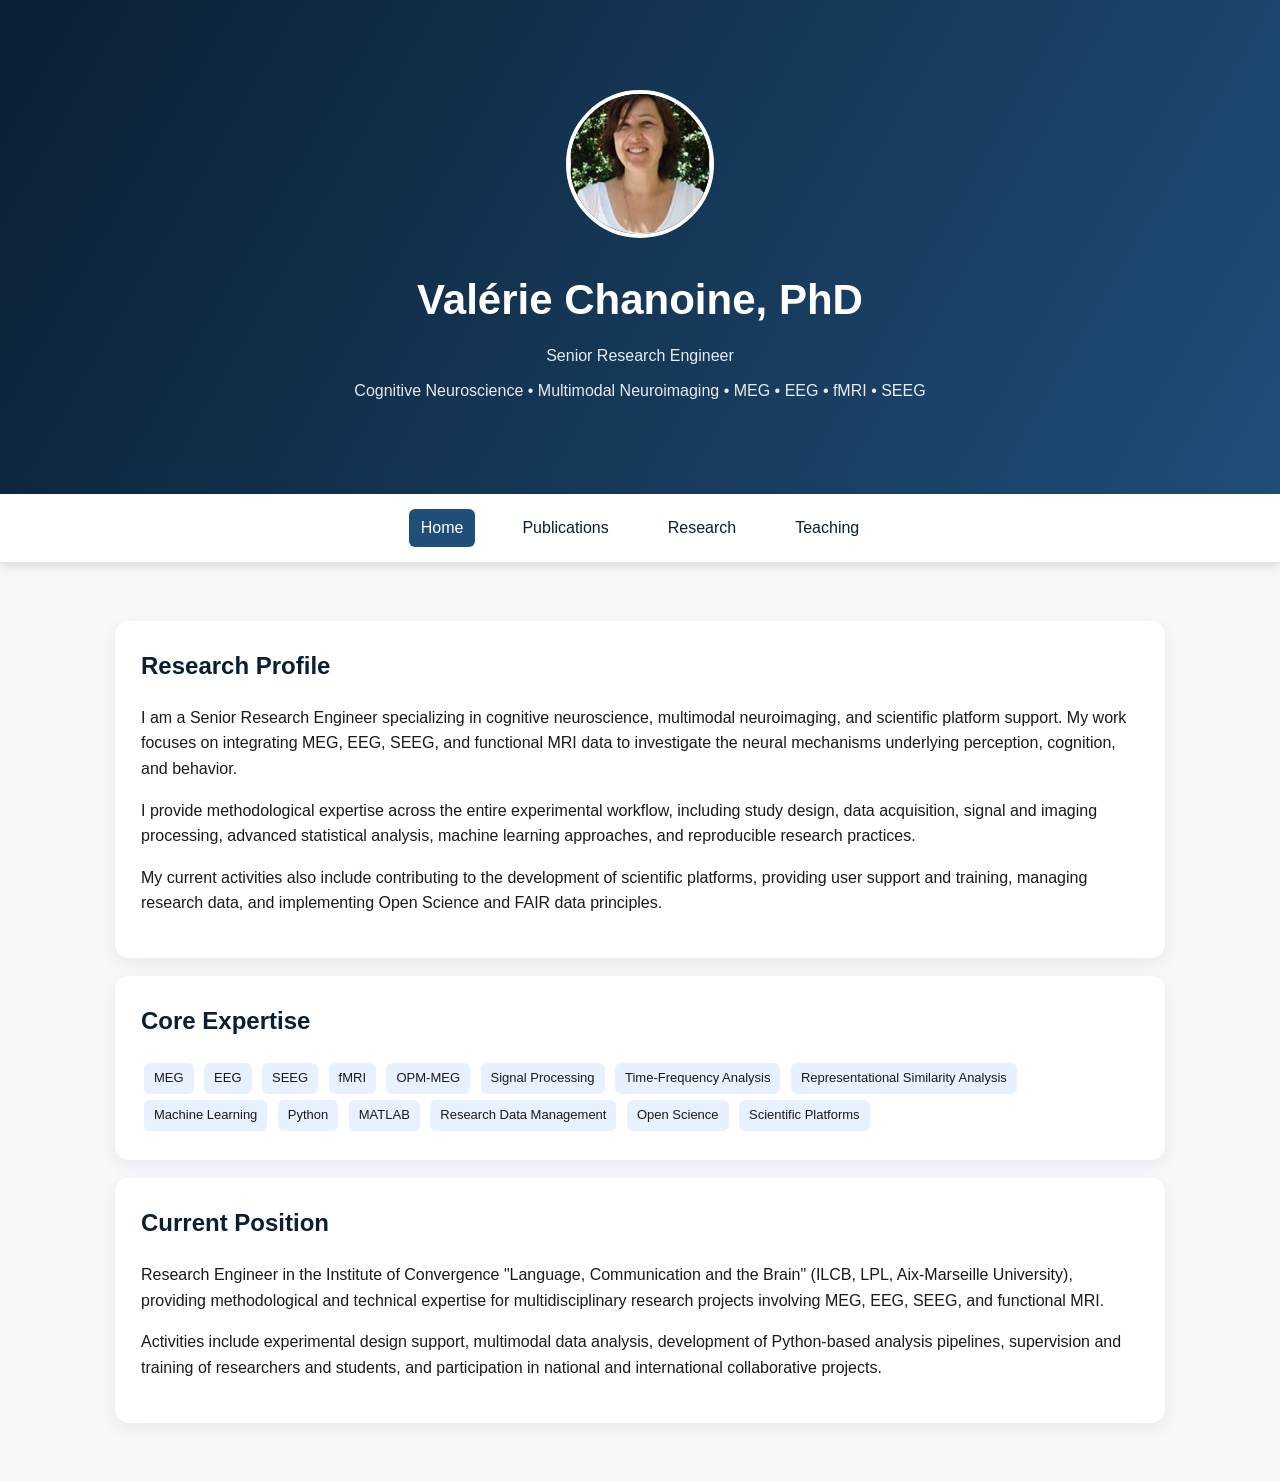
<file: index.html>
<!DOCTYPE html>
<html lang="en">

<head>
    <meta charset="UTF-8">
    <title>Valérie Chanoine | Cognitive Neuroscience & Neuroimaging</title>
    <link rel="stylesheet" href="assets/style.css">
</head>
<style>
.pub {
    margin-bottom: 15px;
    padding-bottom: 10px;
    border-bottom: 1px solid #ddd;
}
.title {
    font-weight: bold;
}
.meta {
    font-size: 0.9em;
    color: #555;
}
</style>
<body>

<header>

    <img src="photo.jpg" class="profile-photo" alt="Valérie Chanoine">

    <h1>Valérie Chanoine, PhD</h1>

    <p class="subtitle">
        Senior Research Engineer
    </p>

    <p class="subtitle">
        Cognitive Neuroscience • Multimodal Neuroimaging • MEG • EEG • fMRI • SEEG
    </p>

</header>

<nav class="navbar">
    <a href="index.html" class="active">Home</a>
    <a href="publications.html">Publications</a>
    <a href="research.html">Research</a>
    <a href="teaching.html">Teaching</a>
</nav>

<div class="container">

    <div class="card">

        <h2>Research Profile</h2>

        <p>
            I am a Senior Research Engineer specializing in cognitive neuroscience,
            multimodal neuroimaging, and scientific platform support. My work focuses
            on integrating MEG, EEG, SEEG, and functional MRI data to investigate
            the neural mechanisms underlying perception, cognition, and behavior.
        </p>

        <p>
            I provide methodological expertise across the entire experimental workflow,
            including study design, data acquisition, signal and imaging processing, advanced
            statistical analysis, machine learning approaches, and reproducible
            research practices.
        </p>

        <p>
            My current activities also include contributing to the development of scientific platforms, 
            providing user support and training, managing research data, and implementing Open Science 
            and FAIR data principles.
        </p>

    </div>

    <div class="card">

        <h2>Core Expertise</h2>

        <span class="badge">MEG</span>
        <span class="badge">EEG</span>
        <span class="badge">SEEG</span>
        <span class="badge">fMRI</span>
        <span class="badge">OPM-MEG</span>
        <span class="badge">Signal Processing</span>
        <span class="badge">Time-Frequency Analysis</span>
        <span class="badge">Representational Similarity Analysis</span>
        <span class="badge">Machine Learning</span>
        <span class="badge">Python</span>
        <span class="badge">MATLAB</span>
        <span class="badge">Research Data Management</span>
        <span class="badge">Open Science</span>
        <span class="badge">Scientific Platforms</span>

    </div>

    <div class="card">

        <h2>Current Position</h2>

        <p>
            Research Engineer in the Institute of Convergence "Language, Communication and the Brain" 
            (ILCB, LPL, Aix-Marseille University),
            providing methodological and technical expertise for multidisciplinary
            research projects involving MEG, EEG, SEEG, and functional MRI.
        </p>

        <p>
            Activities include experimental design support, multimodal data analysis,
            development of Python-based analysis pipelines, supervision and training
            of researchers and students, and participation in national and
            international collaborative projects.
        </p>

    </div>

</div>

</body>

</html>
</file>
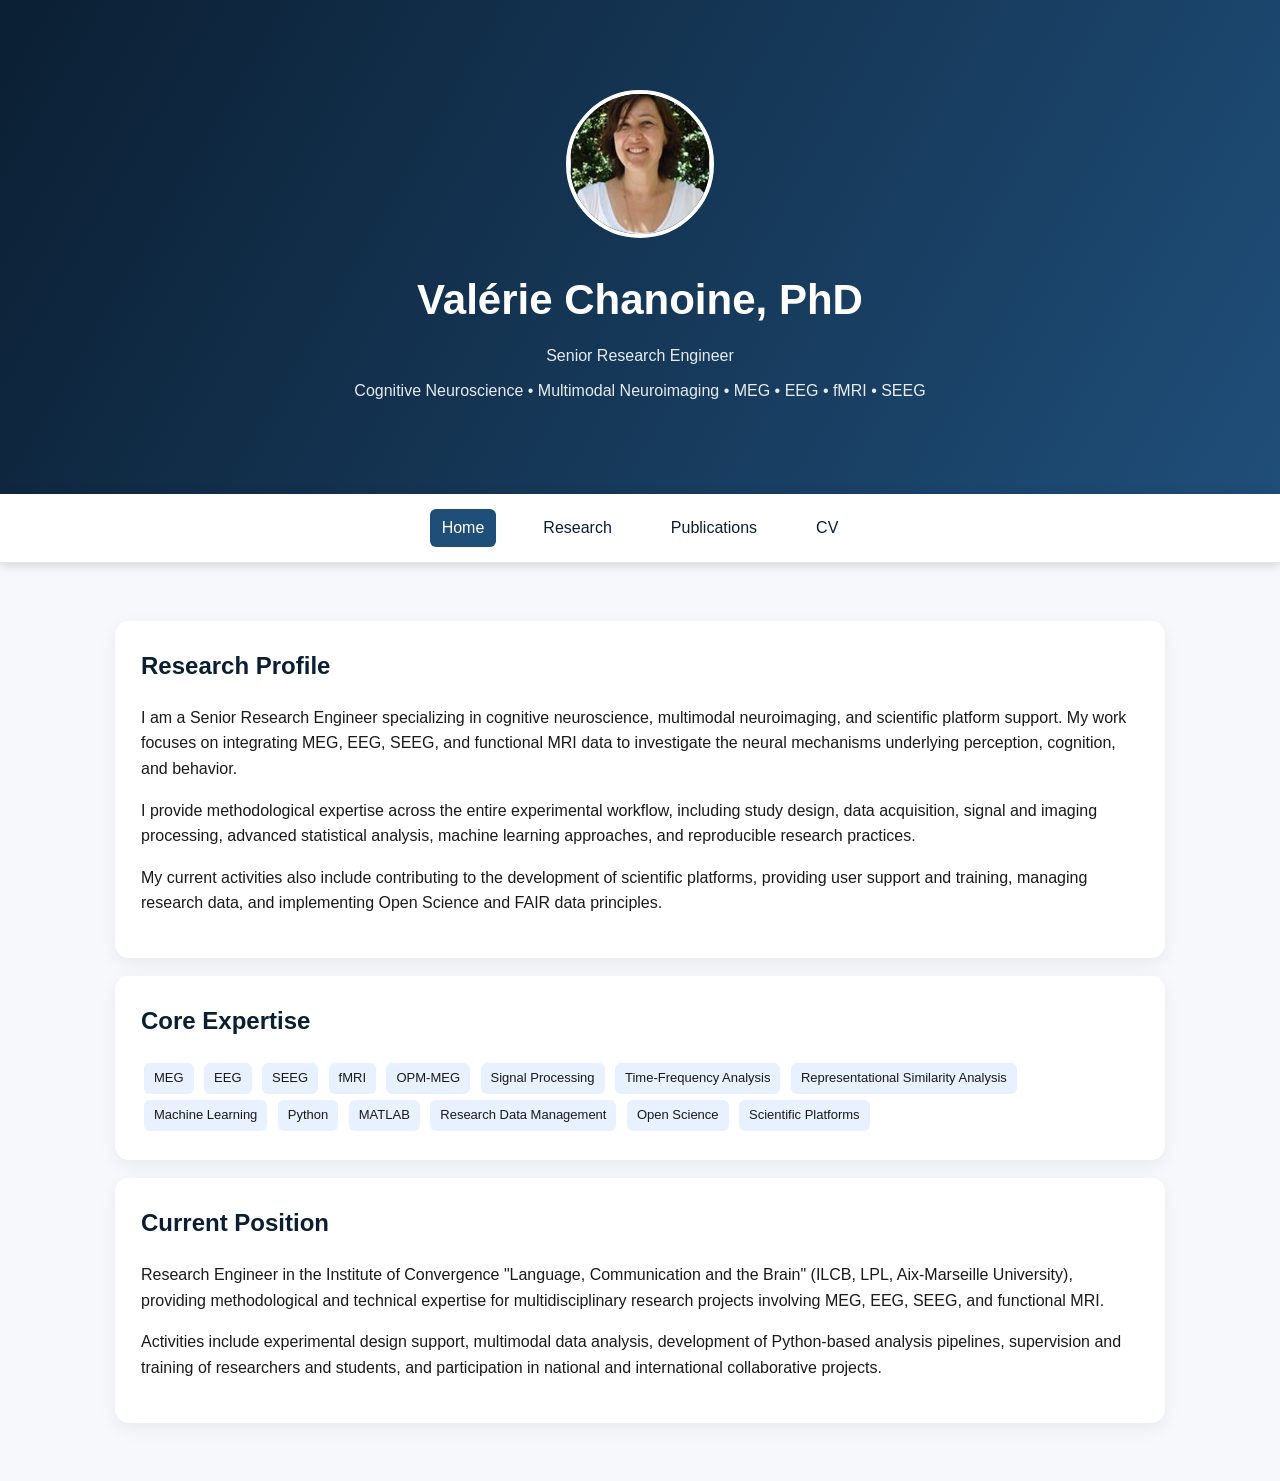
<file: cv.html>
<!DOCTYPE html>
<html lang="en">

<head>
    <meta charset="UTF-8">
    <title>Valérie Chanoine | Cognitive Neuroscience & Neuroimaging</title>
    <link rel="stylesheet" href="assets/style.css">
</head>
<style>
.pub {
    margin-bottom: 15px;
    padding-bottom: 10px;
    border-bottom: 1px solid #ddd;
}
.title {
    font-weight: bold;
}
.meta {
    font-size: 0.9em;
    color: #555;
}
</style>
<body>

<header>

    <img src="photo.jpg" class="profile-photo" alt="Valérie Chanoine">

    <h1>Valérie Chanoine, PhD</h1>

    <p class="subtitle">
        Senior Research Engineer
    </p>

    <p class="subtitle">
        Cognitive Neuroscience • Multimodal Neuroimaging • MEG • EEG • fMRI • SEEG
    </p>

</header>

<nav class="navbar">
    <a href="index.html" class="active">Home</a>
    <a href="research.html">Research</a>
    <a href="publications.html">Publications</a>
    <a href="cv.html">CV</a>
    
</nav>

<div class="container">

    <div class="card">

        <h2>Research Profile</h2>

        <p>
            I am a Senior Research Engineer specializing in cognitive neuroscience,
            multimodal neuroimaging, and scientific platform support. My work focuses
            on integrating MEG, EEG, SEEG, and functional MRI data to investigate
            the neural mechanisms underlying perception, cognition, and behavior.
        </p>

        <p>
            I provide methodological expertise across the entire experimental workflow,
            including study design, data acquisition, signal and imaging processing, advanced
            statistical analysis, machine learning approaches, and reproducible
            research practices.
        </p>

        <p>
            My current activities also include contributing to the development of scientific platforms, 
            providing user support and training, managing research data, and implementing Open Science 
            and FAIR data principles.
        </p>

    </div>

    <div class="card">

        <h2>Core Expertise</h2>

        <span class="badge">MEG</span>
        <span class="badge">EEG</span>
        <span class="badge">SEEG</span>
        <span class="badge">fMRI</span>
        <span class="badge">OPM-MEG</span>
        <span class="badge">Signal Processing</span>
        <span class="badge">Time-Frequency Analysis</span>
        <span class="badge">Representational Similarity Analysis</span>
        <span class="badge">Machine Learning</span>
        <span class="badge">Python</span>
        <span class="badge">MATLAB</span>
        <span class="badge">Research Data Management</span>
        <span class="badge">Open Science</span>
        <span class="badge">Scientific Platforms</span>

    </div>

    <div class="card">

        <h2>Current Position</h2>

        <p>
            Research Engineer in the Institute of Convergence "Language, Communication and the Brain" 
            (ILCB, LPL, Aix-Marseille University),
            providing methodological and technical expertise for multidisciplinary
            research projects involving MEG, EEG, SEEG, and functional MRI.
        </p>

        <p>
            Activities include experimental design support, multimodal data analysis,
            development of Python-based analysis pipelines, supervision and training
            of researchers and students, and participation in national and
            international collaborative projects.
        </p>

    </div>

</div>

</body>

</html>
</file>
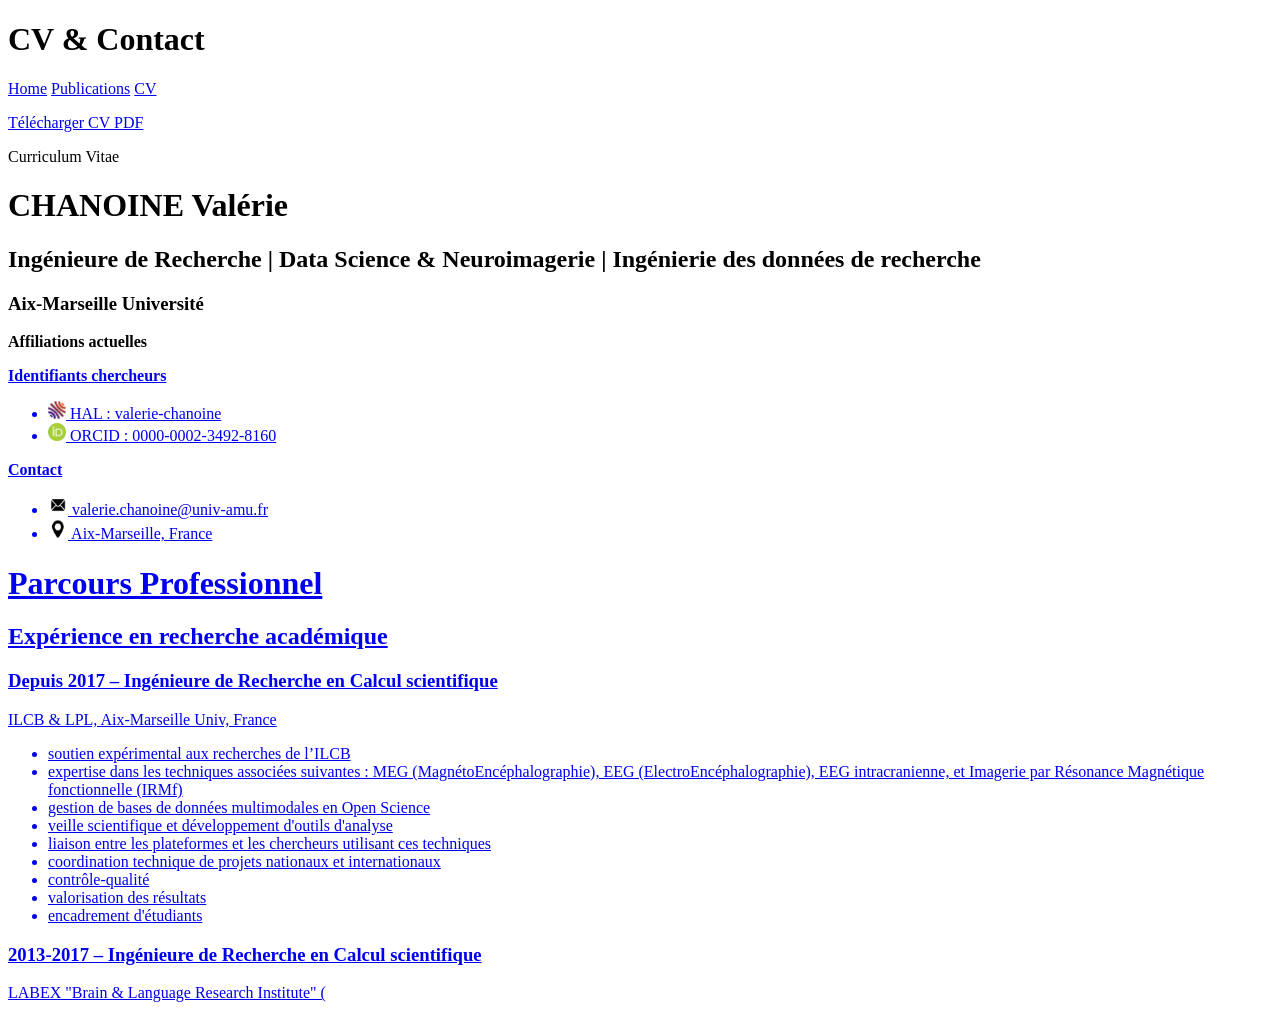
<file: cv_OLD.html>
<!DOCTYPE html>
<html>
<head>
<meta charset="UTF-8">
<title>CV</title>


</head>

<body>

<header>
    <h1>CV & Contact</h1>
</header>

<nav class="navbar">
    <a href="index.html">Home</a>
    <a href="publications.html" >Publications</a>
    <a href="cv.html" class="active">CV</a>
</nav>

<div class="container">
  <!-- Journal article X -->
  <div class="card">
    <div class="pub">
      <p><a href="CV.pdf" target="_blank">Télécharger CV PDF</a></p>
      <div class="title">
         Curriculum Vitae
      </div>
    </div>

    


<div class="card">
    <h1>CHANOINE Valérie</h1>
    <h2>Ingénieure de Recherche | Data Science & Neuroimagerie | Ingénierie des données de recherche</h2>
    <div class="contact-grid">

        <div class="bloc">
            <h3>Aix-Marseille Université</h3>
            <p><strong>Affiliations actuelles</strong></p>
            <p><a href="https://www.ilcb.fr/" target="_blank" rel="noopener>ILCB </a>  
             (Institute of Language, Communication and the Brain, Aix-Marseille Univ</p> 
            <p><a href=https://lpl-aix.fr" target="_blank" rel="noopener>LPL </a>         
             (Laboratoire Parole et Langage, NRS, Aix-Marseille Univ)</p> 
                   
          
        </div>

        <div class="bloc">
            <p><strong>Identifiants chercheurs</strong></p>
       
            <ul>
                <li><img src="images/HAL.png" alt="HAL" width="18" height="18"/> HAL : valerie-chanoine</li>
                <li><img src="images/Orcid.png" alt="HAL" width="18" height="18"/> ORCID : 0000-0002-3492-8160</li>
            </ul>
        
            </div>
        </div>

        <div class="bloc">
            <strong><p>Contact</strong></p>
            <ul>
                <li><img src="images/Envelop.png"  width="20" height="20"/>  valerie.chanoine@univ-amu.fr</li>
                <li><img src="images/Localisation.png"  width="20" height="20"/>  Aix-Marseille, France</li>
            </ul>
        </div>

    </div>
</div>
<div class="container">    
<div class="card">
    <h1>Parcours Professionnel</h1>
    <h2>Expérience en recherche académique</h2>
    <div class="contact-grid">
        <h3>Depuis 2017  – Ingénieure de Recherche en Calcul scientifique</h3>
        
           ILCB & LPL, Aix-Marseille Univ, France
        <ul>
            <li>soutien expérimental aux recherches de l’ILCB</li>
            <li>expertise dans les techniques associées suivantes : MEG (MagnétoEncéphalographie), 
                EEG (ElectroEncéphalographie),
                EEG intracranienne,
                et Imagerie par Résonance Magnétique fonctionnelle (IRMf)</li>
 
            <li>gestion de bases de données multimodales en Open Science </li>
            <li>veille scientifique et développement d'outils d'analyse</li>
            <li>liaison entre les plateformes et les chercheurs utilisant ces techniques</li>
            <li>coordination technique de projets nationaux et internationaux</li>
            <li>contrôle-qualité</li>
            <li>valorisation des résultats</li>
            <li>encadrement d'étudiants</li>
        </ul>
     
        <h3>2013-2017 – Ingénieure de Recherche en Calcul scientifique</h3>
           LABEX "Brain & Language Research Institute" (<a href="https://anr.fr/ProjetIA-11-LABX-0036" target="_blank" rel="noopener>BLRI</a>), Aix-Marseille Univ, France
        
           <ul>
             <li>soutien méthodologique aux chercheurs</li>
             <li>ingénierie des données de recherche</li>
             <li>développement d'outils d'analyse de données (MEG, IRMf)</li> 
             <li>liaison entre les plateformes et les chercheurs utilisant ces techniques</li>
            </ul>
        
        <h3>2011-2013 – Ingénieure de Recherche</h3>
            <a href="https://www.ihi.europa.eu/projects-results/project-factsheets/pharma-cog" target="_blank" rel="noopener>
                Projet européen PHARMA-COG </a>, Centre de Résonance Magnétique Biologique et Médicale (CRMBM, CNRS, Marseille).
         
         
        <ul>
            <li>élaboration de paradigmes expérimentaux</li>
            <li>harmonsitation des séquences d’IRM</li>
            <li>analyse de données IRMf</li>
            <li>veille Scientifique</li>
            <li>interaction avec les équipes</li>
        </ul>

        <h3>2008-2009  – Ingénieure de Recherche à mi-temps</h3>
            Protocole de recherche MODAGE, Centre de Résonance Magnétique Biologique et Médicale (CRMBM, CNRS, Marseille)
        <ul>
            <li>montage technique de la plateforme “EPRIME” en synchronization avec L’IRM et l’EEG (langage: Visual Basic) 
            </li>
            <li>Conception du protocole expérimental</li>
            <li>Analyses statistiques des données</li>
            <li>Eriture et présentation de rapports confidentiels pour le laboratoire pharmaceutique</li>
            <li>Gel et archivage des données</li>
        </ul>
   
        <h3>1999-2000  – Attachée Temporaire d’Enseignement et de Recherche (ATER) </h3>



Centre de Recherches sur la Cognition et l’Apprentissage (CeRCA)
Missions principales : enseignements de 191 heures (en équivalent TD) en neurophysiologie et psychologie cognitive destinés à des étudiants de 1e année de Faculté jusqu’au DEA

        <h3>1996 – 1998</h3>

Post-doctorante – Programme européen BIOMED II « Dyslexie »
Wellcome Trust Centre for Neuroimaging, Londres (Royaume-Uni)
et INSERM U455
Missions principales : recrutement de volontaires, évaluation neuropsy, passation des examens TEP à Londres, analyses et interprétation des données

        <h3>1995 – 1996</h3>

Chargée d’études – CDD (12 mois, mi-temps)
Association pour le Développement de la Formation par la Recherche des Étudiants (ADRET)

        <h3>1992 – 1995</h3>
        
Allocataire de Recherche MESR
Université Claude Bernard Lyon 1
Laboratoire Jacques Lordat







        
   </div>   



</div>     
</div>  

</body>
</html>
</file>
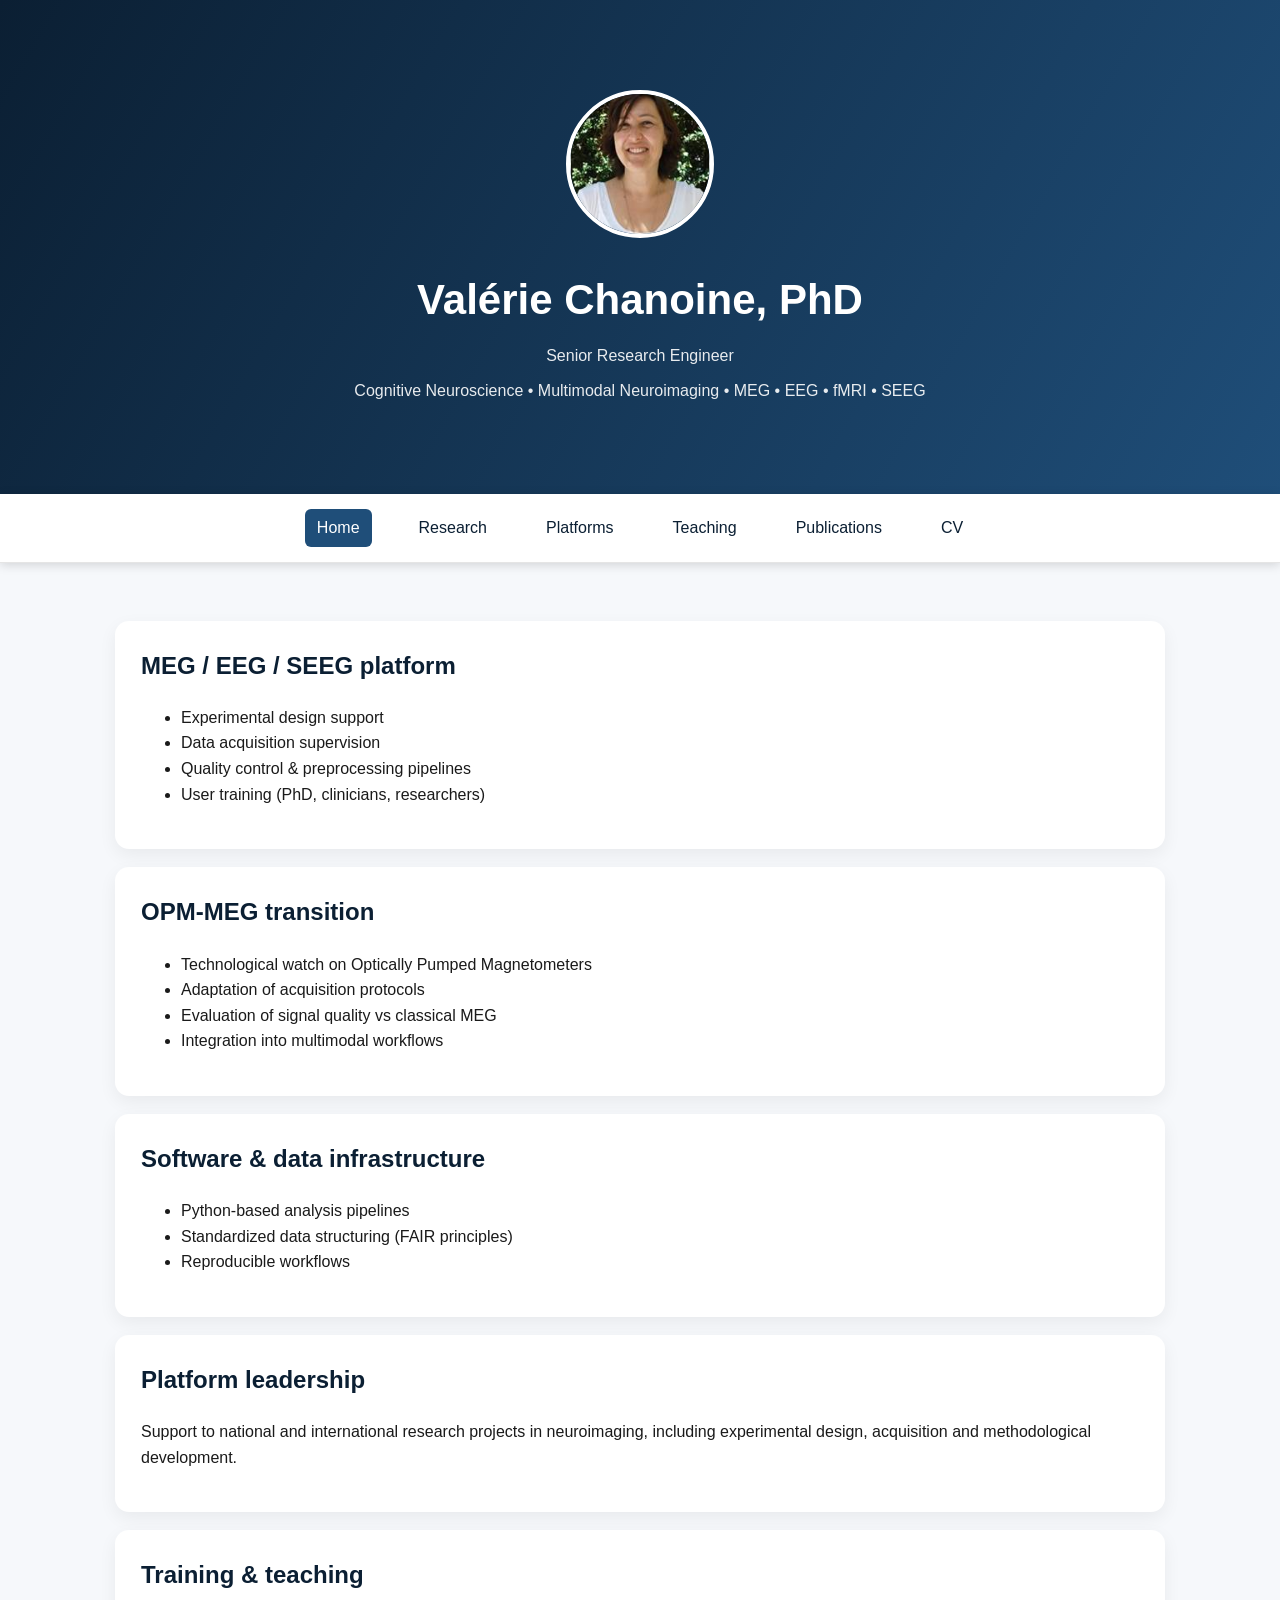
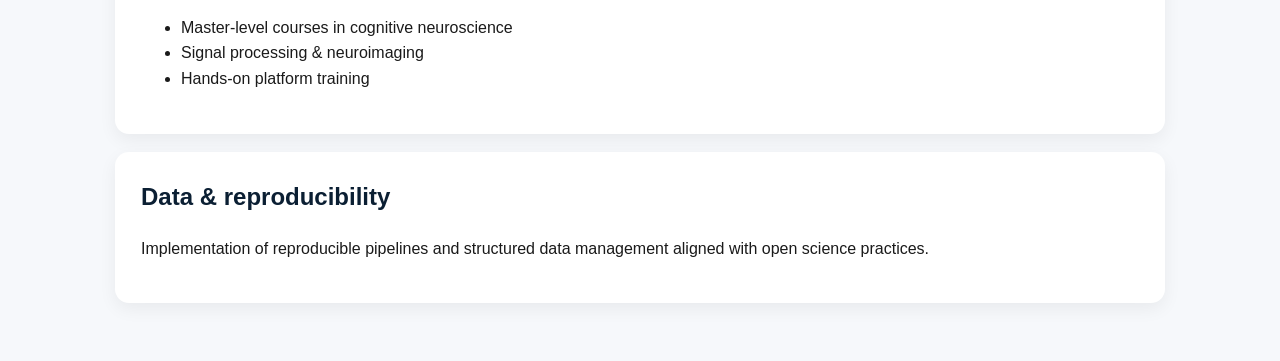
<file: impact.html>
<!DOCTYPE html>
<html>
<head>
<meta charset="UTF-8">
<title>Impact</title>
<link rel="stylesheet" href="assets/style.css">
</head>

<body>
<header>

    <img src="photo.jpg" class="profile-photo" alt="Valérie Chanoine">

    <h1>Valérie Chanoine, PhD</h1>

    <p class="subtitle">
        Senior Research Engineer
    </p>

    <p class="subtitle">
        Cognitive Neuroscience • Multimodal Neuroimaging • MEG • EEG • fMRI • SEEG
    </p>

</header>

<nav class="navbar">
    <a href="index.html" class="active">Home</a>
    <a href="research.html">Research</a>
    <a href="platform.html">Platforms</a>
    <a href="teaching.html">Teaching</a>
    <a href="publications.html">Publications</a>
    <a href="cv.html">CV</a>
</nav>


<div class="container">
<div class="card">
<h2>MEG / EEG / SEEG platform</h2>
<ul>
<li>Experimental design support</li>
<li>Data acquisition supervision</li>
<li>Quality control & preprocessing pipelines</li>
<li>User training (PhD, clinicians, researchers)</li>
</ul>
</div>

<div class="card">
<h2>OPM-MEG transition</h2>
<ul>
<li>Technological watch on Optically Pumped Magnetometers</li>
<li>Adaptation of acquisition protocols</li>
<li>Evaluation of signal quality vs classical MEG</li>
<li>Integration into multimodal workflows</li>
</ul>
</div>

<div class="card">
<h2>Software & data infrastructure</h2>
<ul>
<li>Python-based analysis pipelines</li>
<li>Standardized data structuring (FAIR principles)</li>
<li>Reproducible workflows</li>
</ul>
</div>

    

<div class="card">
<h2>Platform leadership</h2>
<p>
Support to national and international research projects in neuroimaging,
including experimental design, acquisition and methodological development.
</p>
</div>

<div class="card">
<h2>Training & teaching</h2>
<ul>
<li>Master-level courses in cognitive neuroscience</li>
<li>Signal processing & neuroimaging</li>
<li>Hands-on platform training</li>
</ul>
</div>

<div class="card">
<h2>Data & reproducibility</h2>
<p>
Implementation of reproducible pipelines and structured data management aligned with open science practices.
</p>
</div>

</div>

</body>
</html>
</file>
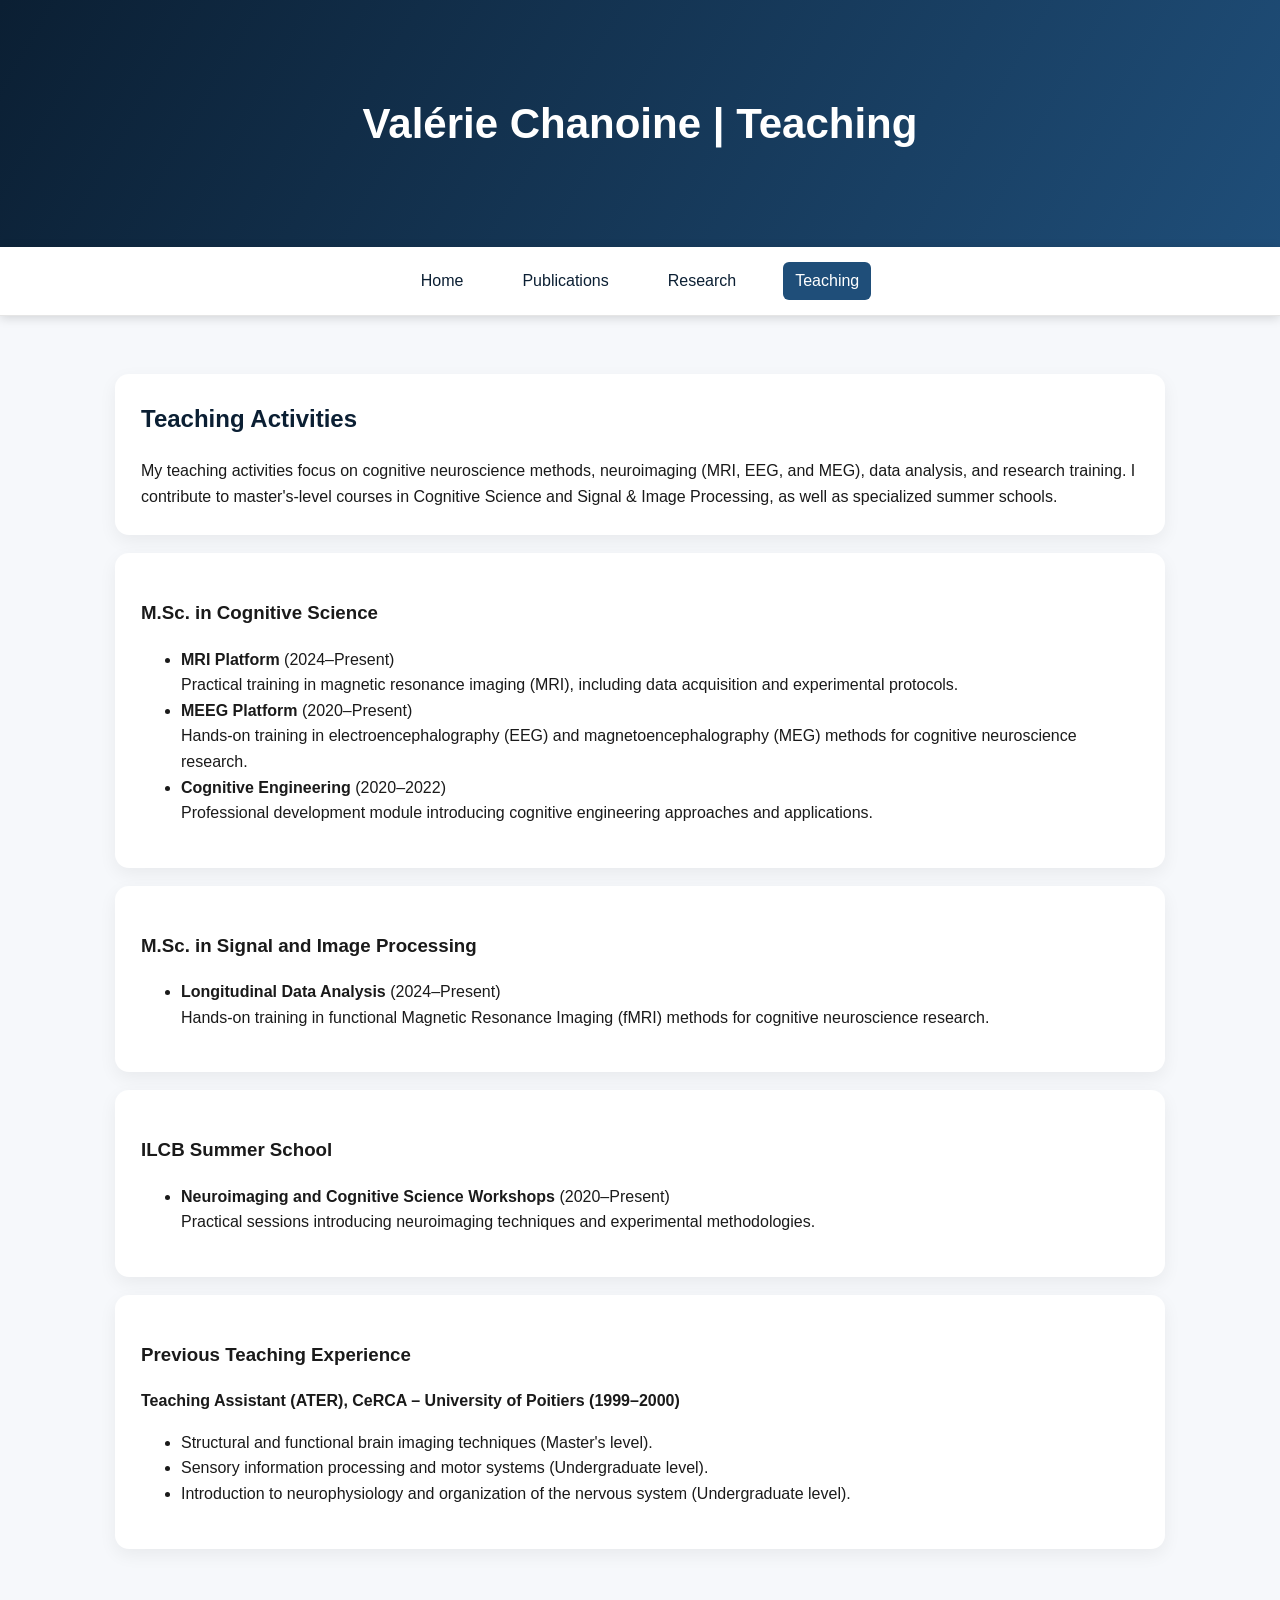
<file: teaching.html>
<!DOCTYPE html>
<html lang="en">

<head>
    <meta charset="UTF-8">
    <title>Valérie Chanoine | Teaching</title>
    <link rel="stylesheet" href="assets/style.css">
</head>

<body>

<header>
    <h1>Valérie Chanoine | Teaching</h1>
</header>

<nav class="navbar">
    <a href="index.html">Home</a>
    <a href="publications.html">Publications</a>
    <a href="research.html">Research</a>
    <a href="research.html"  class="active">Teaching</a>
</nav>



<div class="container">

<div class="card">
    <h2>Teaching Activities</h2>
    My teaching activities focus on cognitive neuroscience methods, 
    neuroimaging (MRI, EEG, and MEG), data analysis, and research training. 
    I contribute to master's-level courses in Cognitive Science and Signal & Image Processing, as well as specialized summer schools.

</div>
    
<div class="card">    
<h3>M.Sc. in Cognitive Science</h3>
<ul>
    <li><strong>MRI Platform</strong> (2024–Present)<br>
        Practical training in magnetic resonance imaging (MRI), including data acquisition and experimental protocols.</li>

    <li><strong>MEEG Platform</strong> (2020–Present)<br>
        Hands-on training in electroencephalography (EEG) and magnetoencephalography (MEG) methods for cognitive neuroscience research.</li>

    <li><strong>Cognitive Engineering</strong> (2020–2022)<br>
        Professional development module introducing cognitive engineering approaches and applications.</li>
</ul>
</div>
<div class="card">
<h3>M.Sc. in Signal and Image Processing</h3>
<ul>
    <li><strong>Longitudinal Data Analysis</strong> (2024–Present)<br>
        Hands-on training in functional Magnetic Resonance Imaging (fMRI) methods for cognitive neuroscience research.</li>
</ul>
</div>
<div class="card">
<h3>ILCB Summer School</h3>
<ul>
    <li><strong>Neuroimaging and Cognitive Science Workshops</strong> (2020–Present)<br>
        Practical sessions introducing neuroimaging techniques and experimental methodologies.</li>
</ul>
</div>
<div class="card">
<h3>Previous Teaching Experience</h3>
<p><strong>Teaching Assistant (ATER), CeRCA – University of Poitiers (1999–2000)</strong></p>
<ul>
    <li>Structural and functional brain imaging techniques (Master's level).</li>
    <li>Sensory information processing and motor systems (Undergraduate level).</li>
    <li>Introduction to neurophysiology and organization of the nervous system (Undergraduate level).</li>
</ul>
</div>
</div>


</body>
</html>
</file>
<file: assets/style.css>
:root{
  --primary:#0b1f33;
  --accent:#1f4e79;
  --bg:#f6f8fb;
  --card:#ffffff;
  --text:#1a1a1a;
}

body{
  margin:0;
  font-family: -apple-system, BlinkMacSystemFont, "Segoe UI", Roboto, Arial;
  background:var(--bg);
  color:var(--text);
  line-height:1.6;
}

header{
  background: linear-gradient(120deg, var(--primary), var(--accent));
  color:white;
  padding:90px 20px;
  text-align:center;
}

header h1{ font-size:42px; margin:0; }
header p{ opacity:0.9; max-width:850px; margin:10px auto 0; }

.container{
  max-width:1050px;
  margin:auto;
  padding:40px 20px;
}

.card{
  background:var(--card);
  border-radius:14px;
  padding:26px;
  margin:18px 0;
  box-shadow:0 6px 18px rgba(0,0,0,0.06);
}

h2{
  color:var(--primary);
  margin-top:0;
}

.grid{
  display:grid;
  grid-template-columns:repeat(auto-fit, minmax(240px,1fr));
  gap:16px;
}

.badge{
  display:inline-block;
  padding:5px 10px;
  background:#e8f1ff;
  border-radius:6px;
  font-size:13px;
  margin:3px;
}
a{ color:var(--primary); font-weight:500; text-decoration:none; }

.navbar {
  position: sticky;
  top: 0;
  background: #0b1f33;
  display: flex;
  justify-content: center;
  gap: 25px;
  padding: 14px 10px;
  z-index: 999;
  box-shadow: 0 2px 10px rgba(0,0,0,0.15);
}

.navbar {
    background: white;
    border-bottom: 1px solid #e5e5e5;

    display: flex;
    justify-content: center;
    gap: 35px;

    padding: 15px 10px;

    position: sticky;
    top: 0;

    z-index: 1000;
}

.navbar a {
    color: #0b1f33;
    text-decoration: none;
    font-weight: 500;

    padding: 6px 12px;
    border-radius: 6px;

    transition: all 0.2s ease;
}

.navbar a:hover {
    background: #eef4fb;
}

.navbar a.active {
    color: white;
    background: #1f4e79;
}

.profile-photo{
    width:140px;
    height:140px;

    object-fit:cover;

    border-radius:50%;

    border:4px solid white;

    margin-bottom:20px;
}
.pub {
  margin-bottom: 18px;
  padding-bottom: 12px;
  border-bottom: 1px solid #e0e0e0;
  line-height: 1.4;
}

/* Auteurs */
.authors {
  font-size: 13px;
  color: #333;
}

/* Titre (élément principal) */
.title {
  font-size: 14px;
  font-weight: 600;
  margin-top: 2px;
  margin-bottom: 2px;
  color: #000;
}

/* Métadonnées */
.meta {
  font-size: 12px;
  color: #555;
}

/* Journal en italique (standard APA / acad) */
.journal {
  font-style: italic;
}

/* DOI lien discret */
.meta a {
  color: #1a0dab;
  text-decoration: none;
}

.meta a:hover {
  text-decoration: underline;
}

/* Année légèrement mise en avant */
.year {
  font-weight: 500;
}

.bd {
  margin-top: 6px;
  font-size: 12px;
}

.bd a {
  display: inline-flex;
  align-items: center;
  gap: 6px;
  text-decoration: none;
  color: #444;
}

/* icône */
.bd-icon {
  width: 15px;
  height: 15px;
  object-fit: contain;
}


/* label */
.bd-label {
  font-size: 12px;
  color: #333;
}

/* hover style discret */
.bd a:hover .bd-label {
  text-decoration: underline;
  color: #1a0dab;
}


.publitype {
    font-size: 14px;
    color: #FF4000;
}


.cv-header {
    border-bottom: 3px solid #1f4e79;
    padding-bottom: 20px;
    margin-bottom: 30px;
}

.cv-header h1 {
    margin: 0;
    font-size: 2.4em;
    color: #1f4e79;
    font-weight: 700;
    letter-spacing: 1px;
}

.cv-header h2 {
    margin-top: 8px;
    font-size: 1.1em;
    font-weight: 400;
    color: #555;
}

.cvmission {
    font-size: 14px;
    color: #FF4000;
}
.contact-grid {
    display: flex;
    gap: 40px;
    margin-top: 20px;
    flex-wrap: wrap;
}

.bloc {
    flex: 1;
    min-width: 250px;
}

.bloc h3 {
    margin-bottom: 8px;
    color: #1f4e79;
    font-size: 1em;
}

.bloc ul {
    margin: 0;
    padding-left: 18px;
}

.bloc li {
    margin-bottom: 5px;
    line-height: 1.4;
}
.logos {
    display: flex;
    gap: 15px;
}


.logo {
    height: 5px;
    width: 5px;
}

.contact-grid {
    display: flex;
    gap: 40px;
    margin-top: 25px;
    flex-wrap: wrap;
}

.bloc {
    flex: 1;
    min-width: 280px;
}

.bloc h3 {
    color: #003366;
    margin-bottom: 12px;
}

.item {
    display: flex;
    align-items: center;
    margin-bottom: 10px;
}

.item img {
    width: 22px;
    height: 22px;
    margin-right: 10px;
    object-fit: contain;
}
</file>
